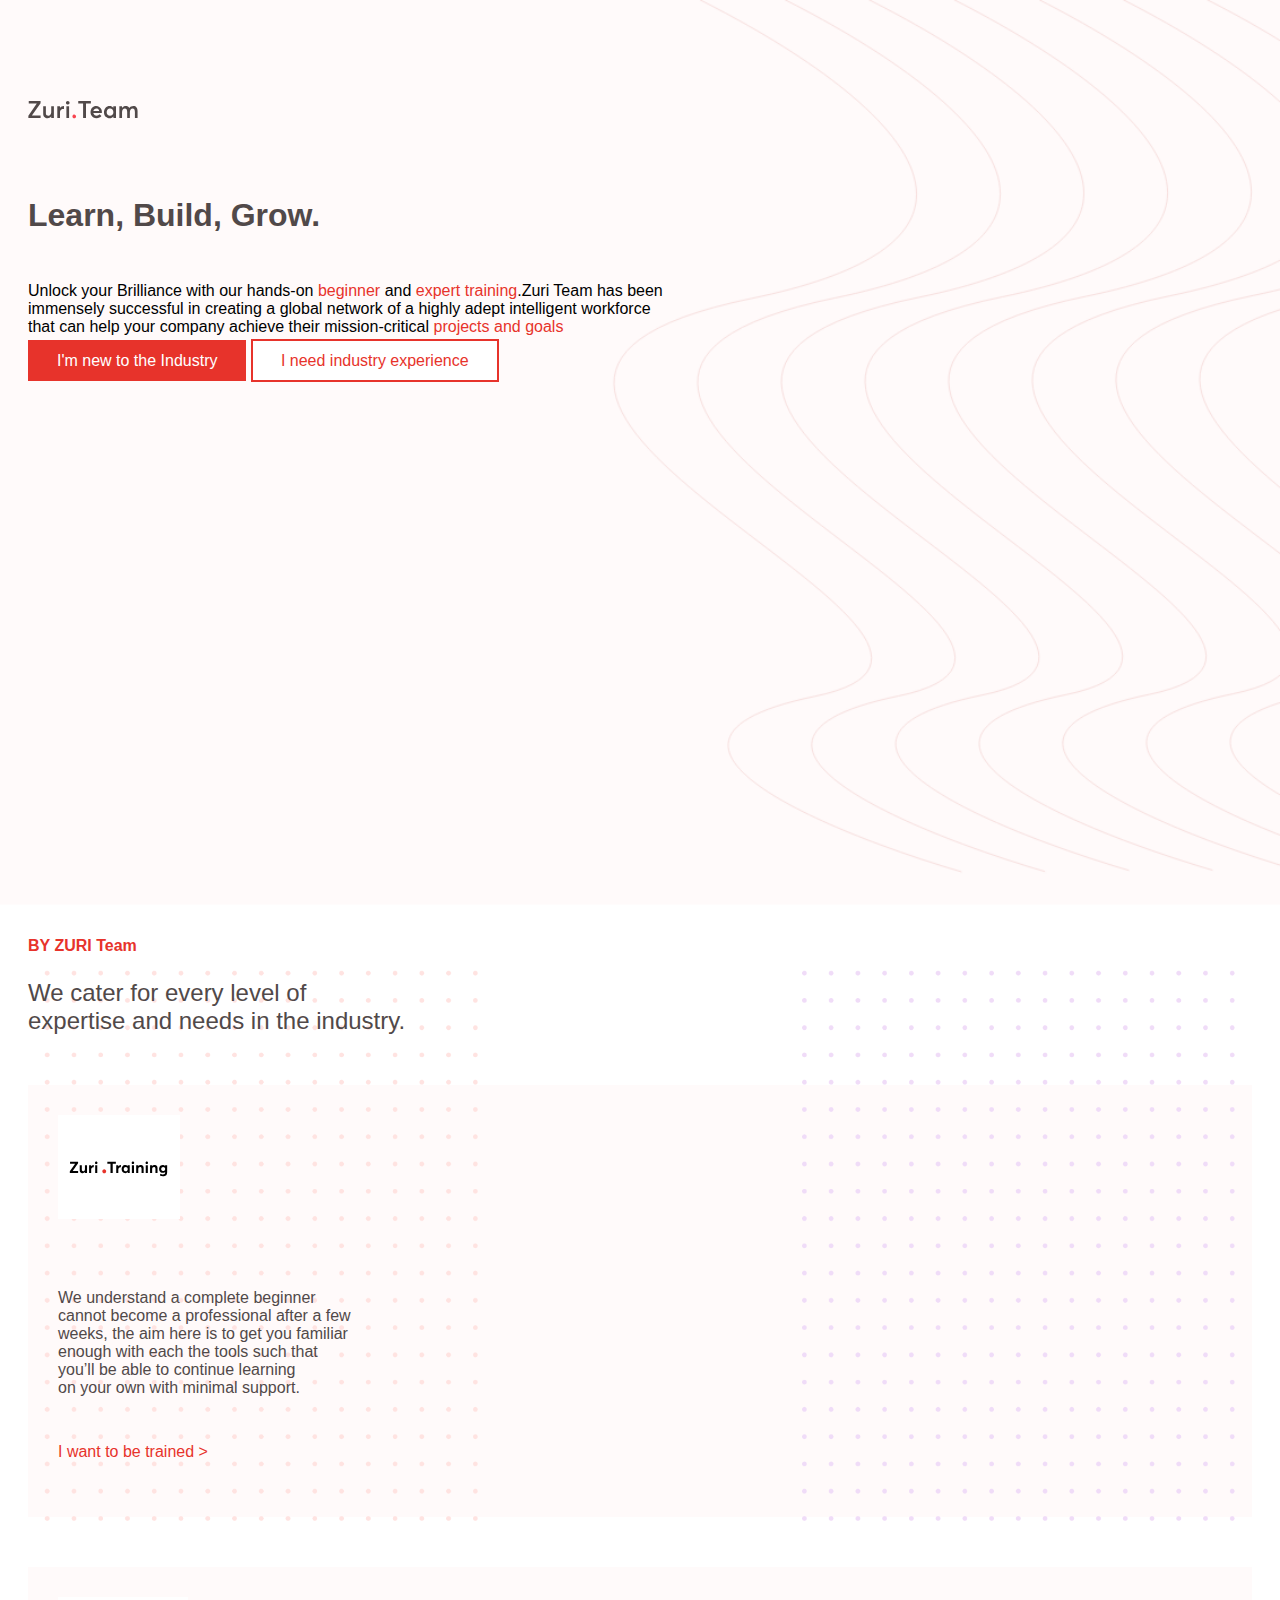
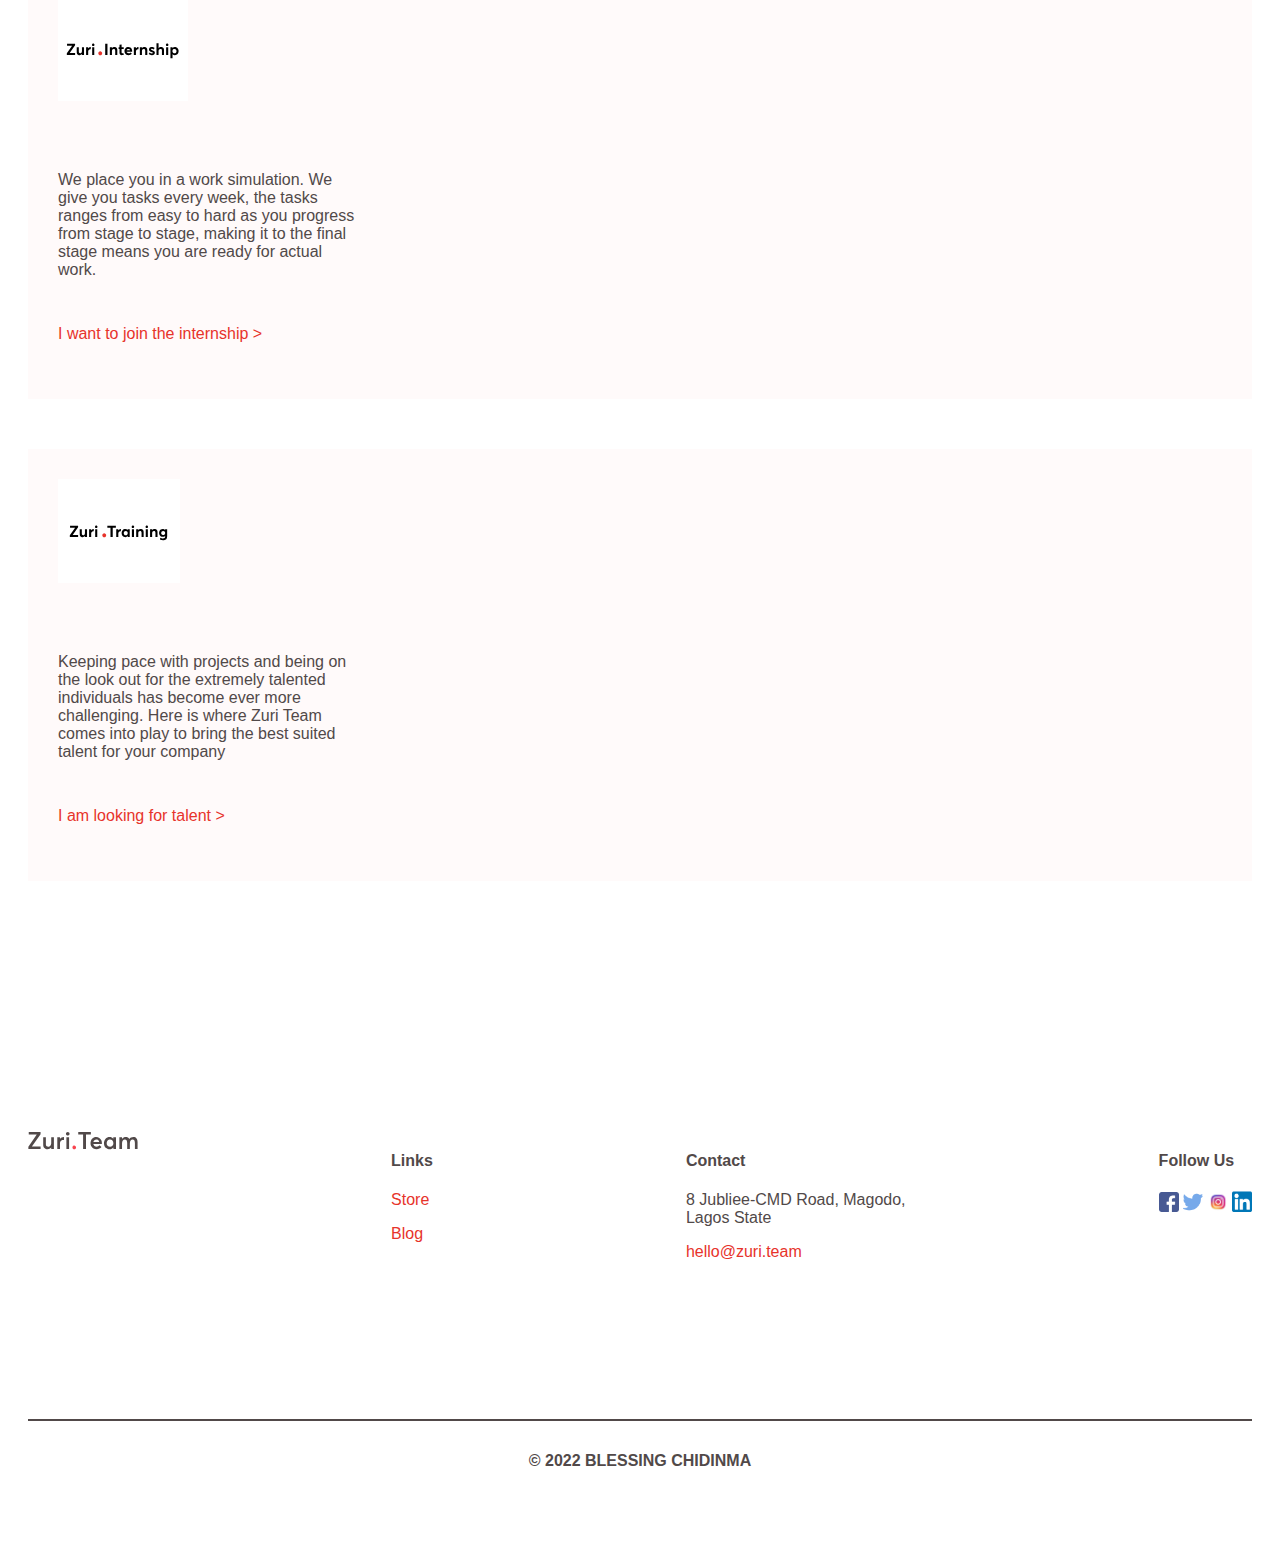
<file: index.html>
<!doctype html>
<html lang="en">
  <head>
    <meta charset="utf-8">
    <meta name="viewport" content="width=device-width, initial-scale=1">
    <title>LandingPage</title>
    <link href="https://cdn.jsdelivr.net/npm/bootstrap@5.2.0/dist/css/bootstrap.min.css" 
    rel="stylesheet"
     integrity="sha384-gH2yIJqKdNHPEq0n4Mqa/HGKIhSkIHeL5AyhkYV8i59U5AR6csBvApHHNl/vI1Bx" 
     crossorigin="anonymous">
     <link rel="stylesheet"  type="text/css" href="main.css">
  </head>
  <body>
    <!--HERO SECTION-->
    <div class="hero d-flex align-items-center">
        <div class="container">
            <div class="row">
                <div class="col.lg-7 mx-auto text-center">
                    <div class="center-image">
                        <img alt="" class="logo-img" src="image/zuri-logo-full.svg">
                    </div>

                    <h2 class="display-7">Learn, Build, Grow.</h2>
                    <p class="paragraph my-4">Unlock your Brilliance with our hands-on <a href="https://training.zuri.team/" 
                        class="trn">beginner</a> and <a href="https://intership.zuri.team/"class="trn">expert training</a>.Zuri Team has been<br>
                        immensely successful in creating a global network of a highly adept intelligent workforce<br>
                        that can help your company achieve their mission-critical <a href="https://talent.zuri.team/" 
                        class="trn">projects and goals</a></p>

                    <a href="#" class="btn btn-primary me-2">I'm new to the Industry</a>
                    <a href="Talent.html" class="btn btn-outline-red"> I need industry experience</a>
                </div>
            </div>
        </div>
    </div>

    <!--WHAT WE DO-->

    <div class="bg-img">
        <img src="image/left_bvmv7q.png" alt="left-img" width="450px" class="bg-img1">
        <img src="image/right_yz6hn3.png" alt="right-img" width="450px" class="bg-img2">
    </div>   
    
    <section class="What-we-do">
        <div class="container">
            <div class="row">
                <div class="col-md-8 mx-auto text-center">
                    <h3 class="text">BY ZURI Team</h3>
                    <p class="slang">We cater for every level of <br> expertise and needs in the industry.</p>
                </div>
            </div>

            <div class="row">
                <div class="col-lg-4 col-sm-6">
                    <div class="training card-effect">
                    <div class="iconbox">
                        <img src="image/zuri-training-img.svg" alt="training" class="training-image">
                    </div>
                    <p class="training-text mt-4 mb-2"> We understand a complete beginner<br>
                        cannot become a professional after a few <br>
                        weeks, the aim here is to get you familiar<br> 
                        enough with each the tools such that <br>
                        you’ll be able to continue learning <br> on your own with minimal support.</p>
                    <p class="training"><a href="https://training.zuri.team/" class="trn1">I want to be trained &gt;</a></p>
                    </div>
                </div>

                <div class="col-lg-4 col-sm-6">
                    <div class="training card-effect">
                    <div class="iconbox">
                        <img src="image/zuri-internship-img.svg" alt="Internship" class="training-image">
                    </div>
                    <p class="training-text mt-4 mb-2">We place you in a work simulation. We<br>
                             give you tasks every week, the tasks<br> ranges from easy to hard as you progress<br>
                              from stage to stage, making it to the final <br> stage means you are ready for actual<br>
                             work.</p>
                        <p class="training"><a href="https://internship.zuri.team/" class="trn1">I want to join the internship &gt;</a></p>
                    </div>
                </div>

                <div class="col-lg-4 col-sm-6">
                    <div class="training card-effect">
                    <div class="iconbox">
                        <img src="image/zuri-training-img.svg" alt="training" class="talent-image">
                    </div>
                    <p class="training-text mt-4 mb-2">Keeping pace with projects and being on<br>
                        the look out for the extremely talented <br>
                        individuals has become ever more<br> challenging. Here is where Zuri Team<br>
                        comes into play to bring the best suited<br>
                        talent for your company</p>
                    <p class="training"><a href="https://talent.zuri.team/" class="trn1">I am looking for talent &gt;</a></p>
                    </div>
                </div>
            </div>
        </div>
    </section>

    <footer class="footer">
        <div class="container">
            <div class="row">
                <div class="footer-flex-container">
                    <div class="footer-img">
                        <img alt="" class="footer-img" src="image/zuri-logo-full.svg">
                    </div>

                    <div class="footer-col links">
                    <h4>Links</h4>
                        <p><a href="https://flutterwave.com/store/zuriteam">Store</a></p>
                        <p><a href="https://blog.zuri.team/" class="trn1">Blog</a></p>
                    </div>
                    
                    <div class="footer-col contact-address">
                        <h4 >Contact</h4>
                        <p>8 Jubliee-CMD Road, Magodo, <br>Lagos State</p>
                        <a href="mailto:hello@zuri.com" class="trn2">hello@zuri.team</a>
                    </div>

                    <div class="footer-col social-handle">
                        <h4>Follow Us</h4>
                        <a target="_blank" href="https://web.facebook.com/thezuriteam"> <img alt="" src="image/fb.png" width="20px"></a>
                        <a target="_blank" href="https://twitter.com/theZuriTeam"> <img alt="" src="image/twitter.png" width="20px"> </a>
                        <a target="_blank" href="https://www.instagram.com/thezuriteam/"> <img alt="" src="image/IG.png" width="20px"> </a>
                        <a href="#"><img alt="" src="image/in.png" width="20px"></a>
                    </div>
                </div>
            </div>
        </div>


            <hr class="m-3">
        
        <div class="mx-auto text-center copyright">
            <p> &copy 2022 BLESSING CHIDINMA</p>
        </div>
    </footer>
    <script src="https://cdn.jsdelivr.net/npm/bootstrap@5.2.0/dist/js/bootstrap.bundle.min.js" 
    integrity="sha384-A3rJD856KowSb7dwlZdYEkO39Gagi7vIsF0jrRAoQmDKKtQBHUuLZ9AsSv4jD4Xa" 
    crossorigin="anonymous"></script>
  </body>
</html>
</file>
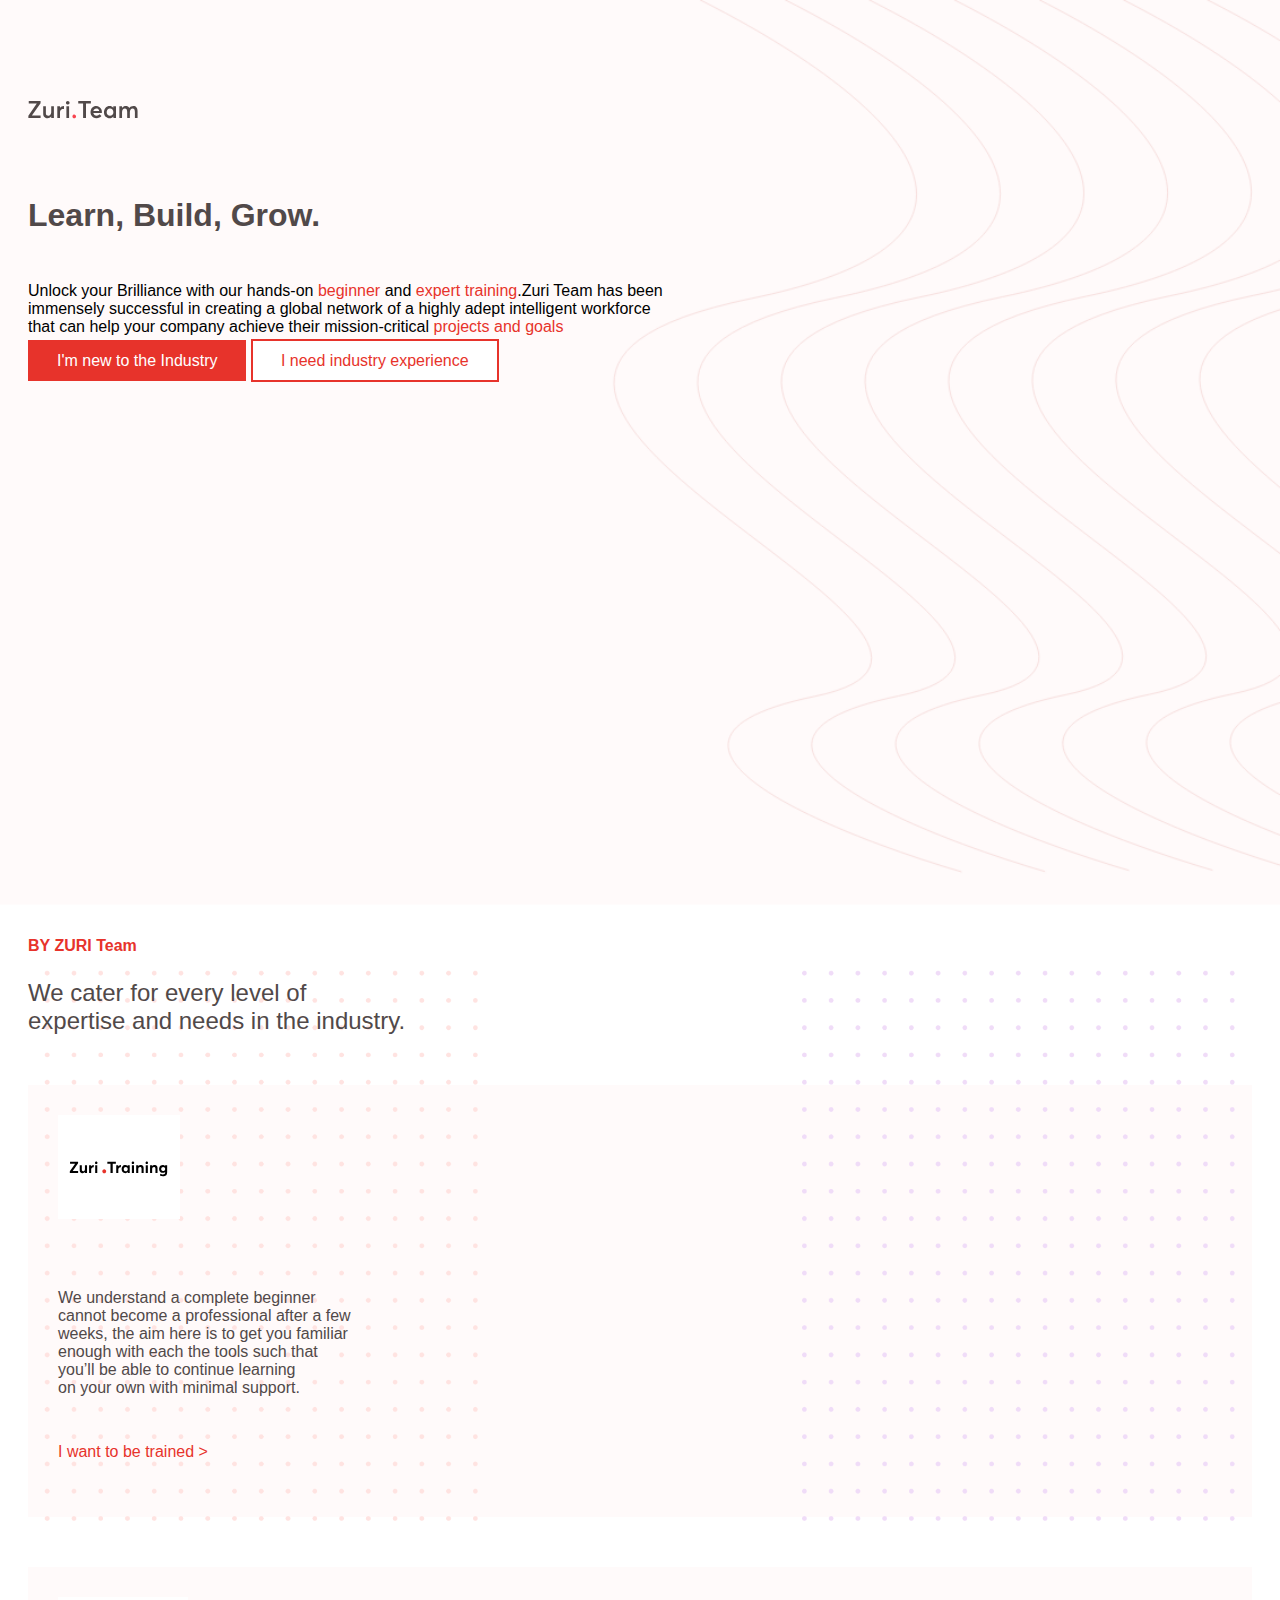
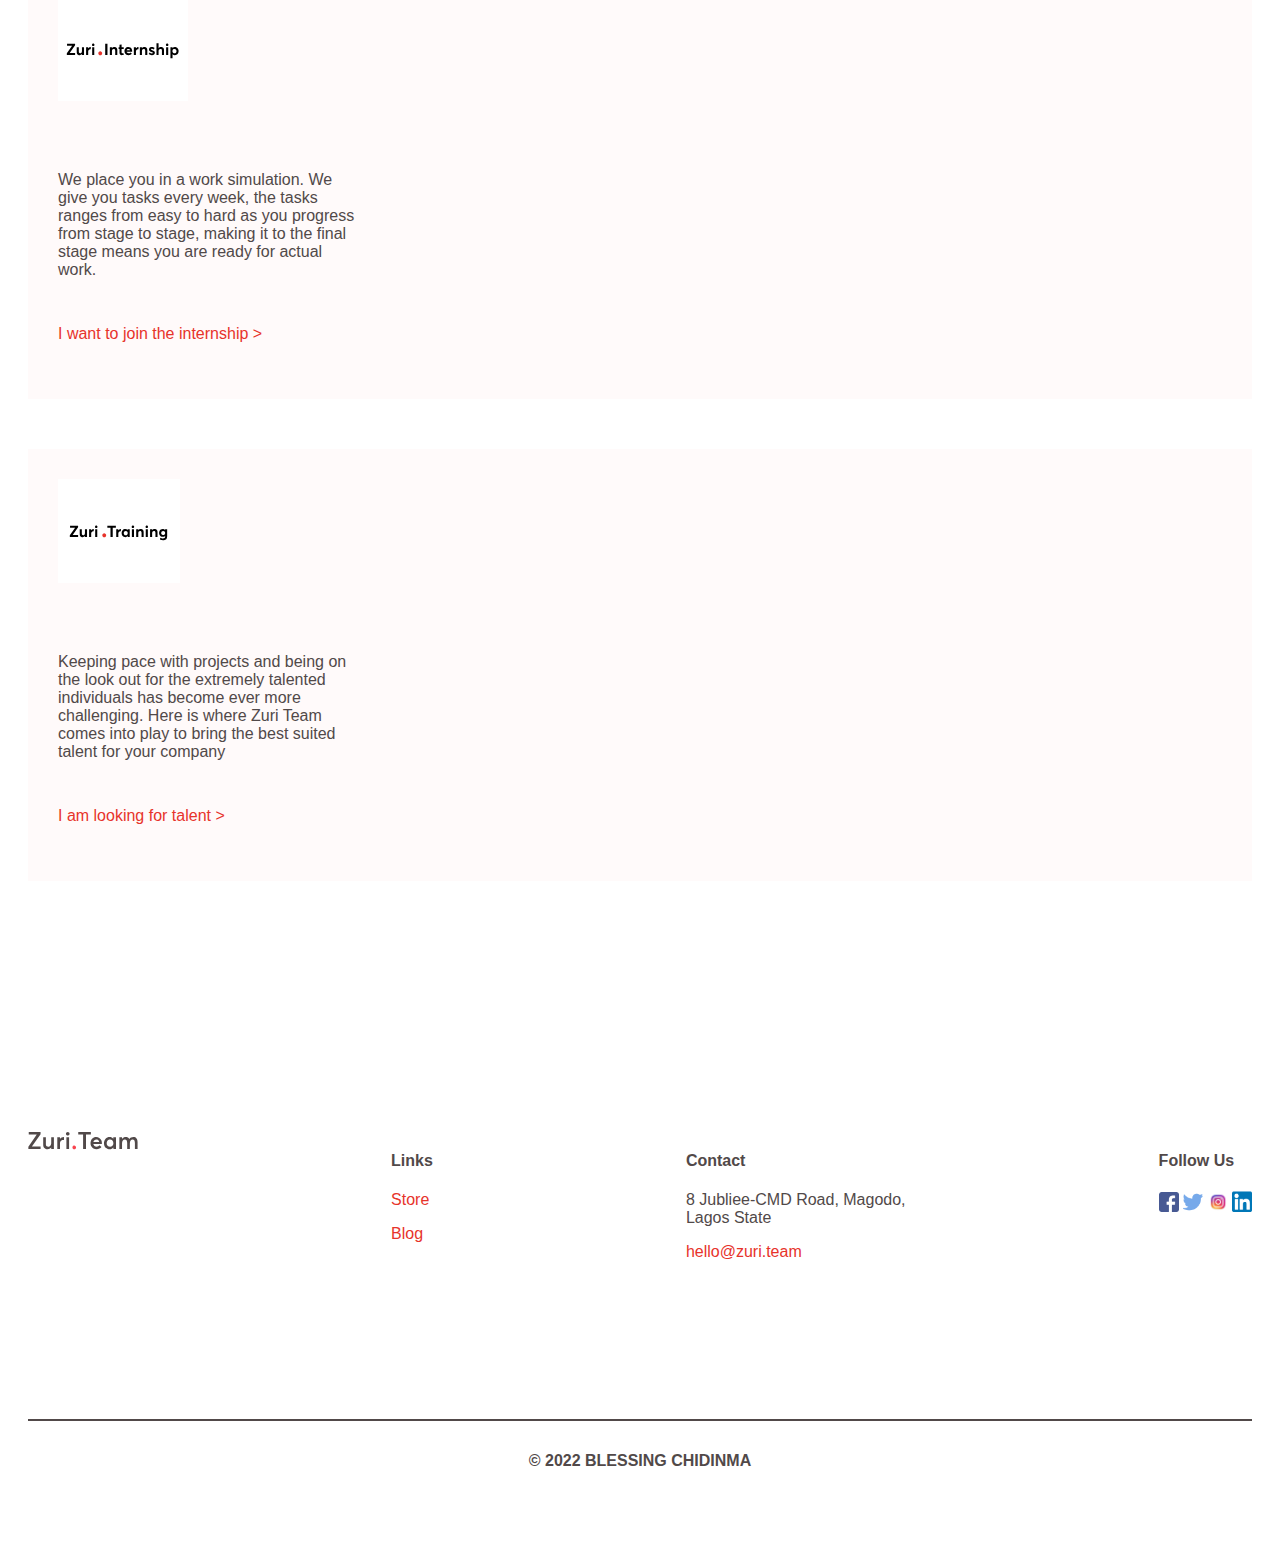
<file: landingPage.html>
<!doctype html>
<html lang="en">
  <head>
    <meta charset="utf-8">
    <meta name="viewport" content="width=device-width, initial-scale=1">
    <title>LandingPage</title>
    <link href="https://cdn.jsdelivr.net/npm/bootstrap@5.2.0/dist/css/bootstrap.min.css" 
    rel="stylesheet"
     integrity="sha384-gH2yIJqKdNHPEq0n4Mqa/HGKIhSkIHeL5AyhkYV8i59U5AR6csBvApHHNl/vI1Bx" 
     crossorigin="anonymous">
     <link rel="stylesheet"  type="text/css" href="main.css">
  </head>
  <body>
    <!--HERO SECTION-->
    <div class="hero d-flex align-items-center">
        <div class="container">
            <div class="row">
                <div class="col.lg-7 mx-auto text-center">
                    <div class="center-image">
                        <img alt="" class="logo-img" src="image/zuri-logo-full.svg">
                    </div>

                    <h2 class="display-7">Learn, Build, Grow.</h2>
                    <p class="paragraph my-4">Unlock your Brilliance with our hands-on <a href="https://training.zuri.team/" 
                        class="trn">beginner</a> and <a href="https://intership.zuri.team/"class="trn">expert training</a>.Zuri Team has been<br>
                        immensely successful in creating a global network of a highly adept intelligent workforce<br>
                        that can help your company achieve their mission-critical <a href="https://talent.zuri.team/" 
                        class="trn">projects and goals</a></p>

                    <a href="https://training.zuri.team/" class="btn btn-primary me-2">I'm new to the Industry</a>
                    <a href="Talent.html" class="btn btn-outline-red"> I need industry experience</a>
                </div>
            </div>
        </div>
    </div>

    <!--WHAT WE DO-->

    <div class="bg-img">
        <img src="image/left_bvmv7q.png" alt="left-img" width="450px" class="bg-img1">
        <img src="image/right_yz6hn3.png" alt="right-img" width="450px" class="bg-img2">
    </div>   
    
    <section class="What-we-do">
        <div class="container">
            <div class="row">
                <div class="col-md-8 mx-auto text-center">
                    <h3 class="text">BY ZURI Team</h3>
                    <p class="slang">We cater for every level of <br> expertise and needs in the industry.</p>
                </div>
            </div>

            <div class="row">
                <div class="col-lg-4 col-sm-6">
                    <div class="training card-effect">
                    <div class="iconbox">
                        <img src="image/zuri-training-img.svg" alt="training" class="training-image">
                    </div>
                    <p class="training-text mt-4 mb-2"> We understand a complete beginner<br>
                        cannot become a professional after a few <br>
                        weeks, the aim here is to get you familiar<br> 
                        enough with each the tools such that <br>
                        you’ll be able to continue learning <br> on your own with minimal support.</p>
                    <p class="training"><a href="https://training.zuri.team/" class="trn1">I want to be trained &gt;</a></p>
                    </div>
                </div>

                <div class="col-lg-4 col-sm-6">
                    <div class="training card-effect">
                    <div class="iconbox">
                        <img src="image/zuri-internship-img.svg" alt="Internship" class="training-image">
                    </div>
                    <p class="training-text mt-4 mb-2">We place you in a work simulation. We<br>
                             give you tasks every week, the tasks<br> ranges from easy to hard as you progress<br>
                              from stage to stage, making it to the final <br> stage means you are ready for actual<br>
                             work.</p>
                        <p class="training"><a href="https://internship.zuri.team/" class="trn1">I want to join the internship &gt;</a></p>
                    </div>
                </div>

                <div class="col-lg-4 col-sm-6">
                    <div class="training card-effect">
                    <div class="iconbox">
                        <img src="image/zuri-training-img.svg" alt="training" class="talent-image">
                    </div>
                    <p class="training-text mt-4 mb-2">Keeping pace with projects and being on<br>
                        the look out for the extremely talented <br>
                        individuals has become ever more<br> challenging. Here is where Zuri Team<br>
                        comes into play to bring the best suited<br>
                        talent for your company</p>
                    <p class="training"><a href="https://talent.zuri.team/" class="trn1">I am looking for talent &gt;</a></p>
                    </div>
                </div>
            </div>
        </div>
    </section>

    <footer class="footer">
        <div class="container">
            <div class="row">
                <div class="footer-flex-container">
                    <div class="footer-img">
                        <img alt="" class="footer-img" src="image/zuri-logo-full.svg">
                    </div>

                    <div class="footer-col links">
                    <h4>Links</h4>
                        <p><a href="https://flutterwave.com/store/zuriteam">Store</a></p>
                        <p><a href="https://blog.zuri.team/" class="trn1">Blog</a></p>
                    </div>
                    
                    <div class="footer-col contact-address">
                        <h4 >Contact</h4>
                        <p>8 Jubliee-CMD Road, Magodo, <br>Lagos State</p>
                        <a href="mailto:hello@zuri.com" class="trn2">hello@zuri.team</a>
                    </div>

                    <div class="footer-col social-handle">
                        <h4>Follow Us</h4>
                        <a target="_blank" href="https://web.facebook.com/thezuriteam"> <img alt="" src="image/fb.png" width="20px"></a>
                        <a target="_blank" href="https://twitter.com/theZuriTeam"> <img alt="" src="image/twitter.png" width="20px"> </a>
                        <a target="_blank" href="https://www.instagram.com/thezuriteam/"> <img alt="" src="image/IG.png" width="20px"> </a>
                        <a href="#"><img alt="" src="image/in.png" width="20px"></a>
                    </div>
                </div>
            </div>
        </div>


            <hr class="m-3">
        
        <div class="mx-auto text-center copyright">
            <p> &copy 2022 BLESSING CHIDINMA</p>
        </div>
    </footer>
    <script src="https://cdn.jsdelivr.net/npm/bootstrap@5.2.0/dist/js/bootstrap.bundle.min.js" 
    integrity="sha384-A3rJD856KowSb7dwlZdYEkO39Gagi7vIsF0jrRAoQmDKKtQBHUuLZ9AsSv4jD4Xa" 
    crossorigin="anonymous"></script>
  </body>
</html>
</file>
<file: main.css>
@font-face {
    font-family: Averta;
    src: url(https://res.cloudinary.com/dafsch2zs/raw/upload/v1596618987/Zuri%20Landing/AvertaDemoPECuttedDemo-Regular_dghpn7.otf);
}

* {
    box-sizing: border-box;
    font-family: Averta, sans-serif;
}

body {
    padding: 0 20px;
    height: 800px;
    background-image: url("image/bg-sec.png");
    background-size: cover;
    background-position: center center;
    background-repeat: no-repeat;
}

/*HERO SECTION*/

a {
    color: #E7332B;
    text-decoration: none;
}

.hero {
    margin-top: 100px;
}

.display-7 {
    font-size: 2.0rem;
    line-height: 2.0em;
    font-weight: 800;
    color: #514949;
    margin-bottom: 35px;
    margin-top: 60px;
}

.btn {
    margin-top: 50px;
    padding: 11px 28px;
    border: 1px solid #E7332B;
}

.btn-primary {
    background-color: #E7332B;
    color: white;
}

.btn-primary:hover {
    background-color: white;
    color: #E7332B;
    border: 2px solid #E7332B
}

.btn-outline-red {
    background-color: white;
    color: #E7332B;
    border: 2px solid #E7332B
}

.btn-outline-red:hover {
    background-color: #E7332B;
    color: white;
}

/*WHAT WE DO*/
.What-we-do {
    margin-top: -600px;
    z-index: -1;
}

.text, h3 {
    color:#E7332B;
    font-size: 1rem;
}

.slang {
    color: #514949;
    font-size: 1.5rem;
}

.bg-img {
    display: flex;
    justify-content: space-between;
    margin-top: 600px;
    z-index: -1;
}

.card-effect {
    background-color: #FFFAFA;
    padding: 40px 30px;
    transition: all 0.35s;
    margin-top: 50px;
}

.training-text {
    padding-top: 50px;
    color: #514949;
}

.training{
    padding-top: 30px;
}

.footer-flex-container {
    display: flex;
    flex-wrap: wrap;
    justify-content: space-between;
    padding: 250px 0;
}

.footer-col, h4 {
    color:#514949;
    font-size: 1rem;

}

hr {
    position: relative;
    bottom: 100px;
    border: 0.5px solid #514949;
    top: - 100px;
}

.copyright {
    position: relative;
    text-align: center;
    bottom: 85px;
    font-weight: 600;
    color: #514949;
}



@media screen and (max-width: 768px){
    .footer-flex-container {
        flex-direction: column;
        justify-content: center;
        align-items: center;
        margin-top: -50px;
    }

    .contact-address {
        text-align: center;
        padding-top: 20px;
    }

    .links {
        padding-top: 30px;
        text-align: center;
    }

    .social-handle {
        padding-top: 35px;
    }

    h4 {
        font-size: 1.5rem;
        font-weight: 600;
    }

    .bg-img {
        display: none;
    }
    
    .What-we-do {
        margin-top: 300px;
    }

    hr {
        top: -200px;
    }

    .copyright {
        margin-top: -100px;
    }
}
</file>
